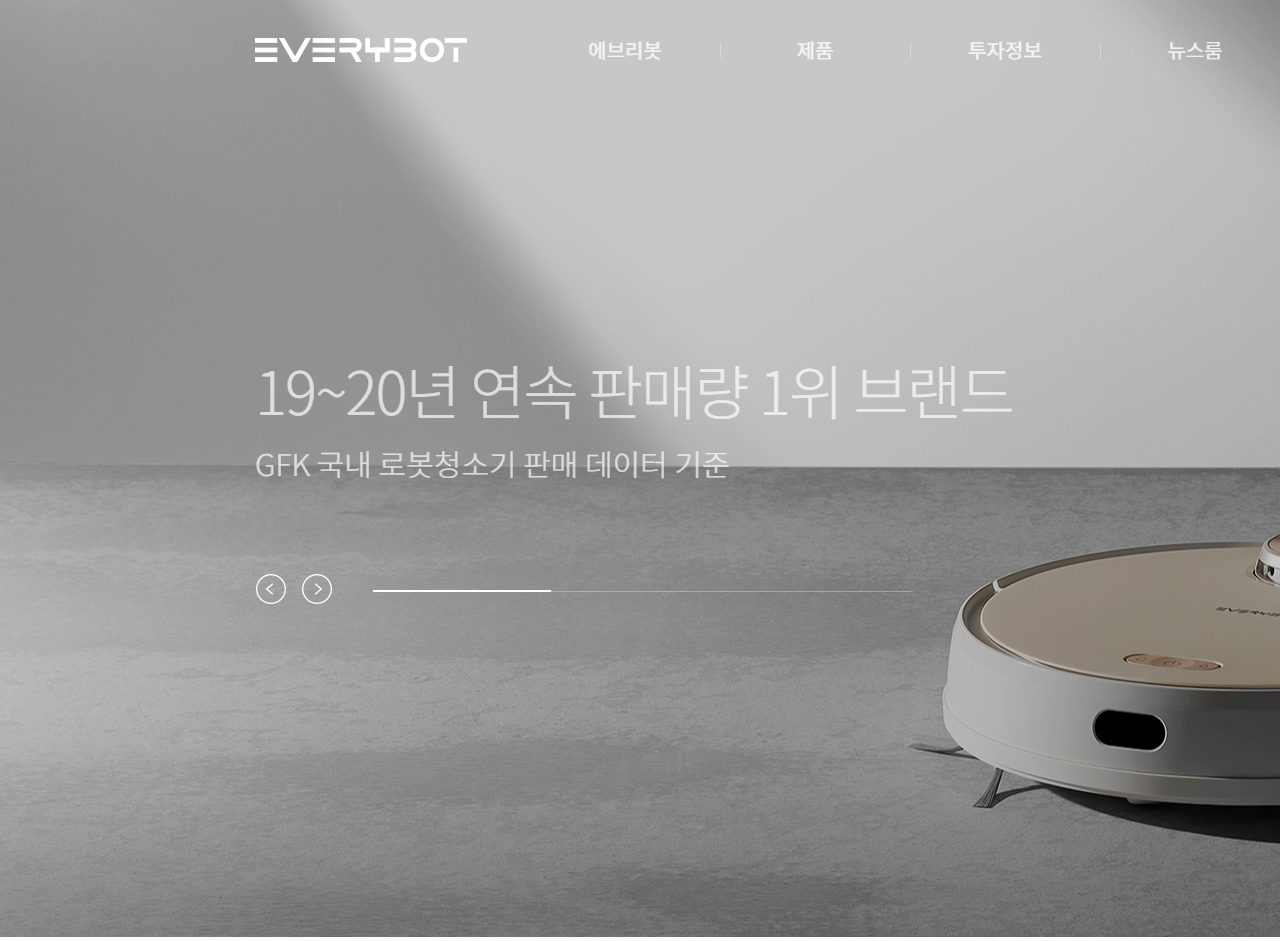
<file: site/everybot/index.html>
<!DOCTYPE html>
<html lang="ko">
<head>
<meta charset="utf-8">
<meta name="viewport" content="width=device-width">
<title>에브리봇 웹사이트 시안</title>
<style>
::-webkit-scrollbar {width: 0px;}
* {margin:0; text-align:center;}
h1 {display:none}
</style>
</head>
<body>
	<section>
		<h1>에브리봇</h1>
		<a href="company.html"><img src="images/index.jpg" alt="에브리봇 시안"></a>
	</section>
</body>
</html>
</file>
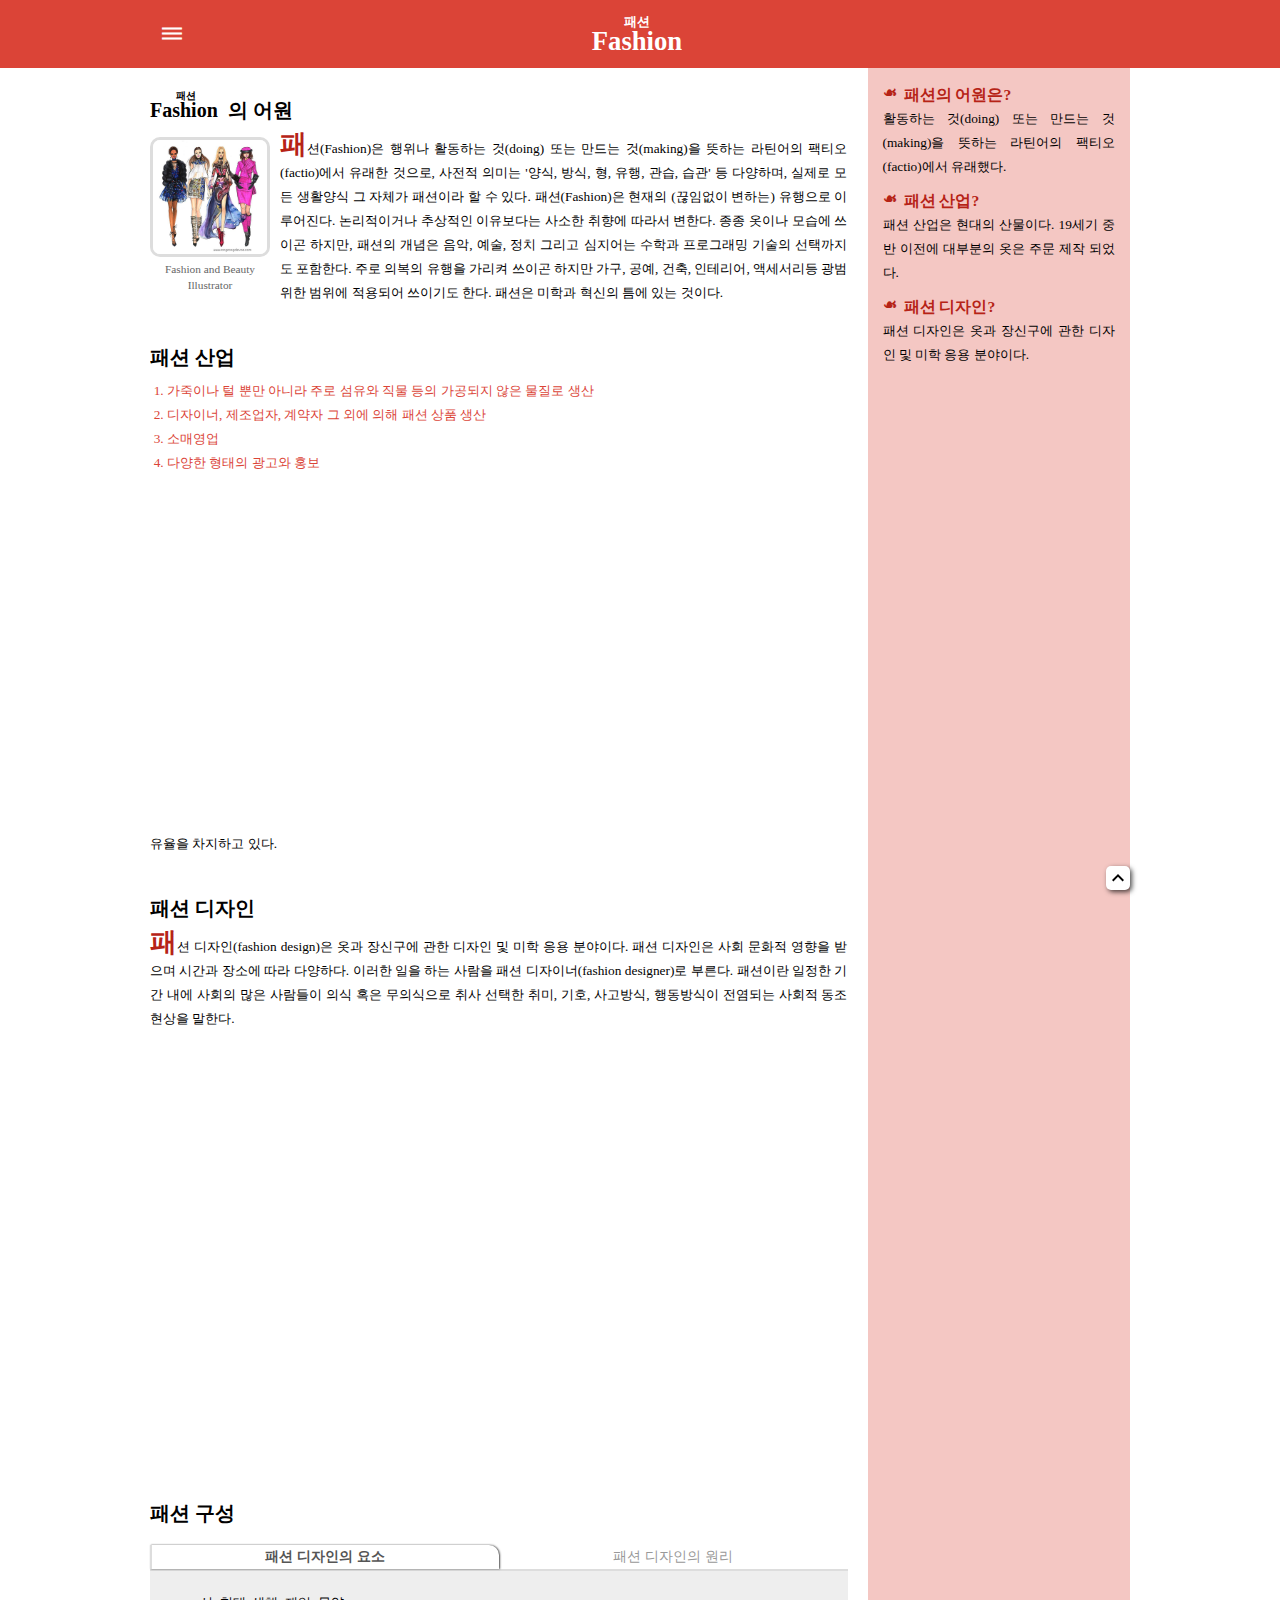
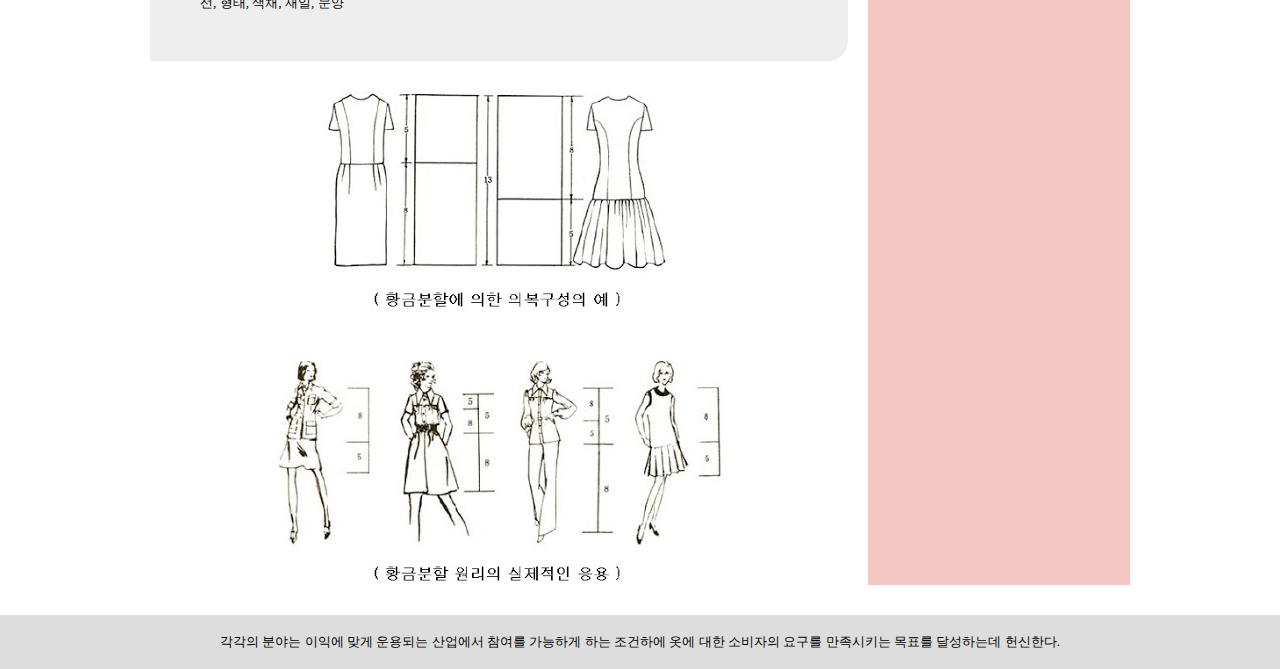
<file: site/fashion/index.html>
<!DOCTYPE html>
<html lang="ko">
<head>
<meta charset="utf-8">
<meta name="viewport" content="width=device-width">
<title>Fashion</title>
<script src="js/jquery-3.4.1.min.js"></script>
<script src="js/fashion.js"></script>
<link href="https://fonts.googleapis.com/icon?family=Material+Icons" rel="stylesheet">
<link rel="stylesheet" href="css/fashion.css">
</head>
<body>
	
	<header id="top">
		<div>
			<button type="button" class="material-icons">dehaze</button>
			<h1>
				<ruby>
					Fashion
					<rt>패션</rt>
				</ruby>
			</h1>
		</div>
	</header>
	<nav>
		<ul>
			<li><a href="#menu1">패션의 어원</a></li>
			<li><a href="#menu2">패션 산업</a></li>
			<li><a href="#menu3">패션 디자인</a></li>
			<li><a href="#menu4">패션의 구성</a></li>
		</ul>
	</nav>
	<div id="mainSec">	
		<main>
			<section id="menu1">
				<h2>
					<ruby>
						Fashion
						<rt>패션</rt>
					</ruby>
					의 어원
				</h2>
				<div>
					<figure>
						<img src="images/fashion3.jpg" alt="패션">
						<figcaption>Fashion and Beauty Illustrator</figcaption>
					</figure>
					<p>
						패션(Fashion)은 행위나 활동하는 것(doing) 또는 만드는 것(making)을 뜻하는 라틴어의 팩티오(factio)에서 유래한 것으로, 사전적 의미는 '양식, 방식, 형, 유행, 관습, 습관' 등 다양하며, 실제로 모든 생활양식 그 자체가 패션이라 할 수 있다. 패션(Fashion)은 현재의 (끊임없이 변하는) 유행으로 이루어진다. 논리적이거나 추상적인 이유보다는 사소한 취향에 따라서 변한다. 종종 옷이나 모습에 쓰이곤 하지만, 패션의 개념은 음악, 예술, 정치 그리고 심지어는 수학과 프로그래밍 기술의 선택까지도 포함한다. 주로 의복의 유행을 가리켜 쓰이곤 하지만 가구, 공예, 건축, 인테리어, 액세서리등 광범위한 범위에 적용되어 쓰이기도 한다. 패션은 미학과 혁신의 틈에 있는 것이다.
					</p>					
				</div>
			</section>
			<section id="menu2">
				<h2>패션 산업</h2>
				<ol>
					<li>가죽이나 털 뿐만 아니라 주로 섬유와 직물 등의 가공되지 않은 물질로 생산</li>
					<li>디자이너, 제조업자, 계약자 그 외에 의해 패션 상품 생산</li>
					<li>소매영업</li>
					<li>다양한 형태의 광고와 홍보</li>
				</ol>
				<div id="whitePaper"></div>
				<p>
					이 단계들은 많이 세분화 되어있지만 상호의존적이다. 이 분야들은 직물 디자인과 생산, 패션 디자인과 생산, 패션 소매업, 마케팅과 상업, 패션쇼, 그리고 매체와 마케팅으로 나뉜다. 각각의 분야는 이익에 맞게 운용되는 산업에서 참여를 가능하게 하는 조건하에 옷에 대한 소비자의 요구를 만족시키는 목표를 달성하는데 헌신한다.
				</p>
				<p>
					패션 산업은 현대의 산물이다. 19세기 중반 이전에 대부분의 옷은 주문 제작 되었다. 즉, 옷은 개인에 의해 또는 재봉사와 재단사로부터 주문에 의해 수작업 되었다. 20세기가 시작하면서 재봉틀과 같이 새로운 기술의 발달과 함께 전 세계적 자본주의와 공장제도가 발달하면서 백화점 아울렛이 급증하였고 옷은 점점 더 표준치에서 대량생산되고 고정된 가격에서 팔리기 시작했다. 패션산업은 유럽과 미국에서 처음으로 발전되었음에도 불구하고 2015년 현재에 국제적이고 매우 세계화된 산업이 되었다. 한나라에서 디자인되어 다른 나라에서 제조되고 또 전 세계로 팔렸다.
				</p>
				<p>
					예를 들어 미국의 한 패션 회사는 중국에서 천은 얻어 베트남에서 제조된 옷을 가지고 이탈리아에 팔았고 이 옷들은 국제적인 소매 판매점에 분배하기 위해 다시 미국의 창고로 옮겨졌다. 패션산업은 오랫동안 미국의 가장 거대한 고용주들 중 하나가 되어왔고 21세기 또한 그럴 것이다. 하지만 미국의 고용은 생산이 점점 해외로 특히 중국으로 옮겨짐에 따라 상당하게 감소하였다. 패션산업의 자료는 전형적으로 국제적 경제에 의해 보고되고 산업의 많은 세분화된 분야에 관해 표현되기 때문에 직물과 옷의 세계적인 생산에 관한 총계수치는 얻기 어렵다. 하지만 틀림없이 의류 산업은 세계 경제 산출에 상당한 점유율을 차지하고 있다.
				</p>
			</section>
			<section id="menu3">
				<h2>패션 디자인</h2>
				<p>
					패션 디자인(fashion design)은 옷과 장신구에 관한 디자인 및 미학 응용 분야이다. 패션 디자인은 사회 문화적 영향을 받으며 시간과 장소에 따라 다양하다. 이러한 일을 하는 사람을 패션 디자이너(fashion designer)로 부른다. 패션이란 일정한 기간 내에 사회의 많은 사람들이 의식 혹은 무의식으로 취사 선택한 취미, 기호, 사고방식, 행동방식이 전염되는 사회적 동조 현상을 말한다.
				</p>
				<figure>
					<img src="images/fashion1.jpg" alt="디자인 스케치">
					<figcaption>패션 스케치 디자인을 하고 있는 장면</figcaption>
				</figure>
			</section>
			<section id="menu4">
				<h2>패션 구성</h2>
				<div>
					<h3><button type="button" class="active">패션 디자인의 요소</button></h3>
					<h3><button type="button">패션 디자인의 원리</button></h3>
				</div>				
				<p class="content active">선, 형태, 색채, 재일, 문양</p>				
				<ul class="content hide">
					<li>질서의 원리 : 균형, 비례, 통일, 조화</li>
					<li>흥미의 원리 : 리듬, 대비, 강조</li>
				</ul>
				<img src="images/fashion4.jpg" alt="패션 디자인 황금분할">
			</section>
		</main>
		<section>
			<h3>패션의 어원은?</h3>
			<p>활동하는 것(doing) 또는 만드는 것(making)을 뜻하는 라틴어의 팩티오(factio)에서 유래했다.</p>
			<h3>패션 산업?</h3>
			<p>패션 산업은 현대의 산물이다. 19세기 중반 이전에 대부분의 옷은 주문 제작 되었다.</p>
			<h3>패션 디자인?</h3>
			<p>패션 디자인은 옷과 장신구에 관한 디자인 및 미학 응용 분야이다.</p>			
		</section>
	</div>
	<footer>
		각각의 분야는 이익에 맞게 운용되는 산업에서 참여를 가능하게 하는 조건하에 옷에 대한 소비자의 요구를 만족시키는 목표를 달성하는데 헌신한다.
	</footer>	
	<a id="topIcon" href="#top" class="material-icons">keyboard_arrow_up</a>

</body>
</html>
</file>
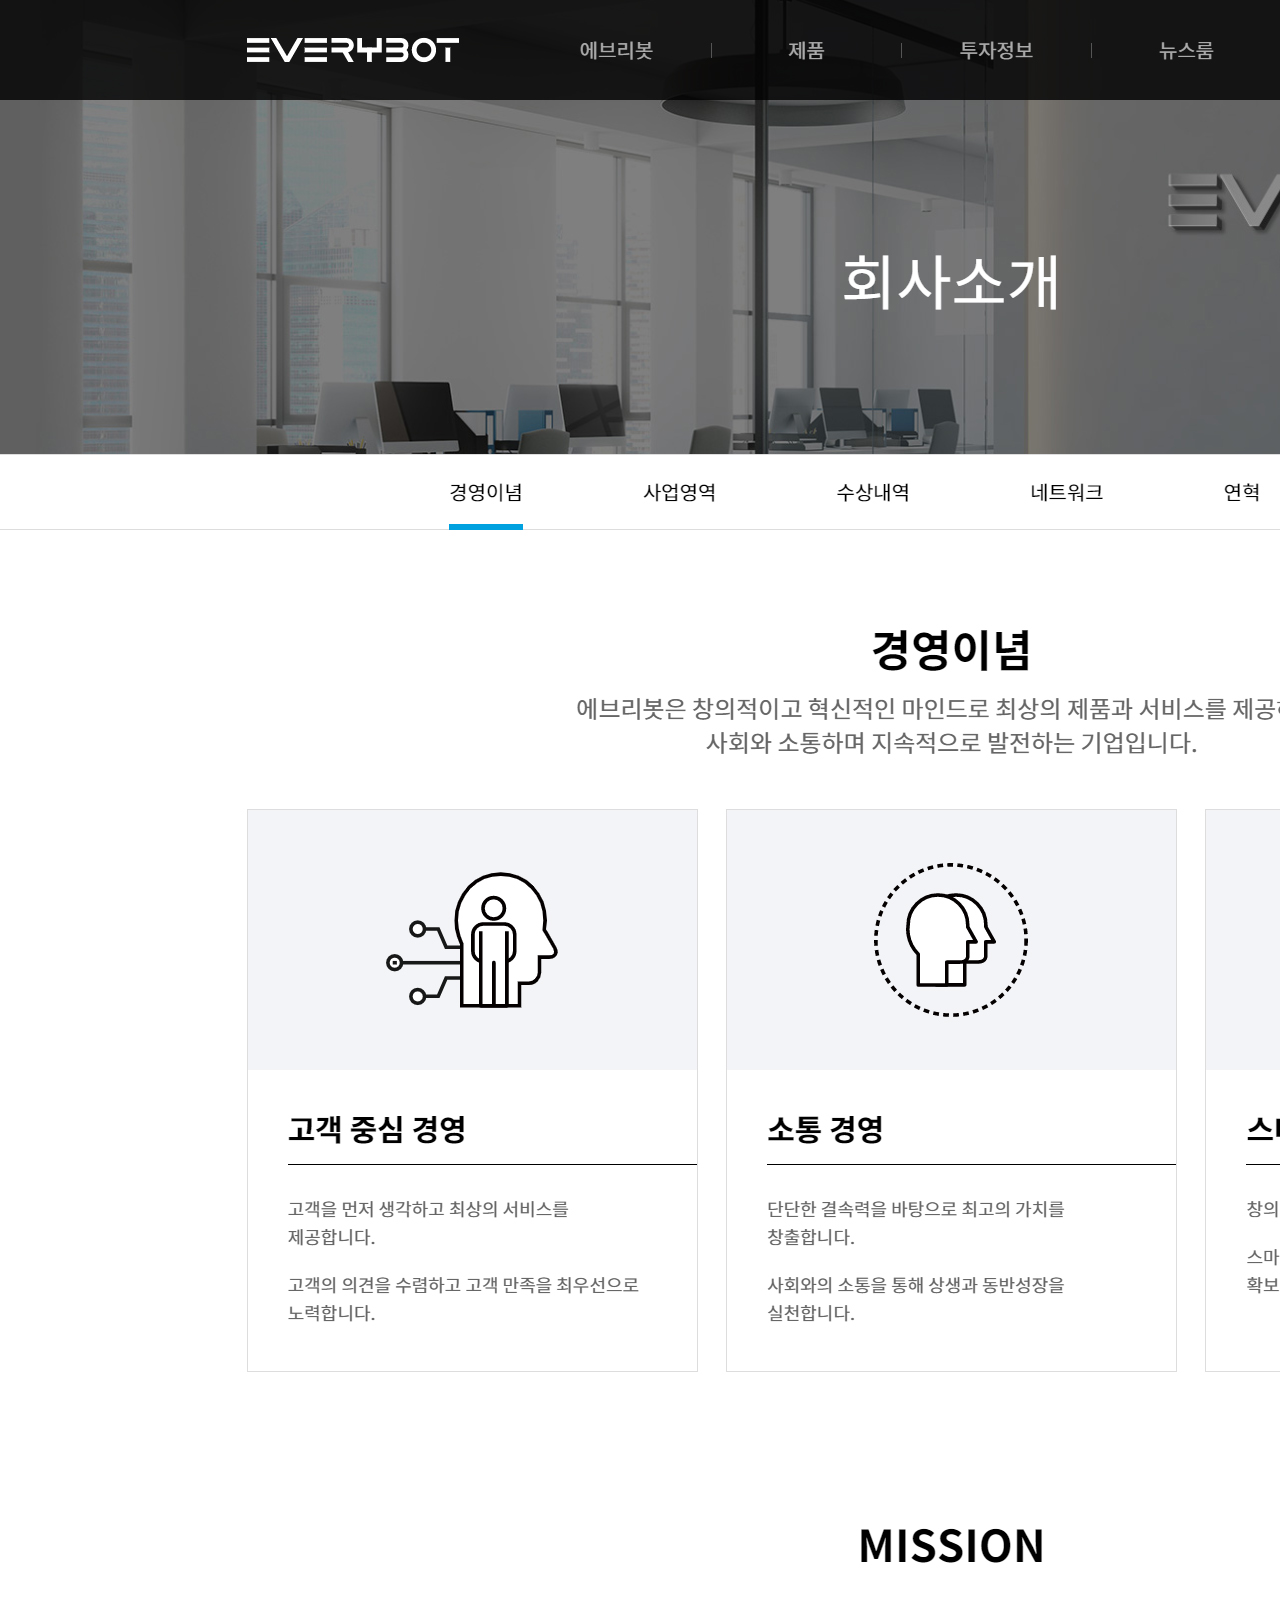
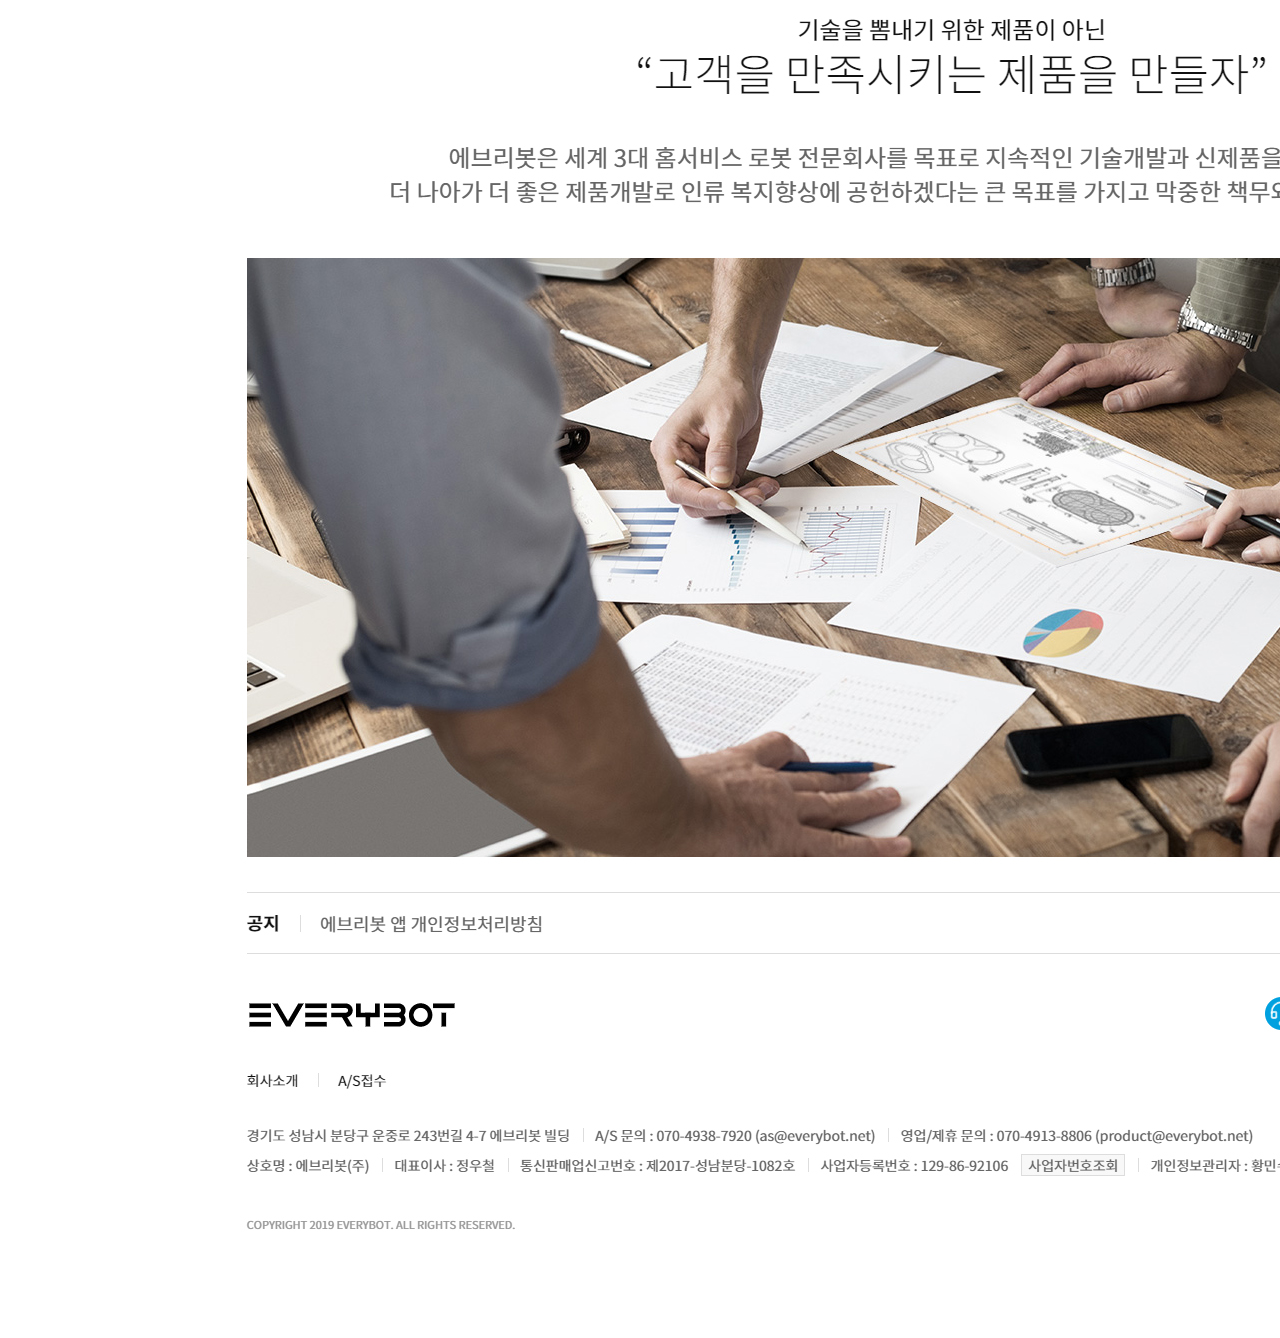
<file: site/everybot/company.html>
<!DOCTYPE html>
<html lang="ko">
<head>
<meta charset="utf-8">
<meta name="viewport" content="width=device-width">
<title>에브리봇 웹사이트 시안</title>
<style>
::-webkit-scrollbar {width: 0px;}
* {margin:0; text-align:center;}
h1 {display:none}
</style>
</head>
<body>
	<section>
		<h1>에브리봇</h1>
		<a href="product.html"><img src="images/company.jpg" alt="에브리봇 시안"></a>
	</section>
</body>
</html>
</file>
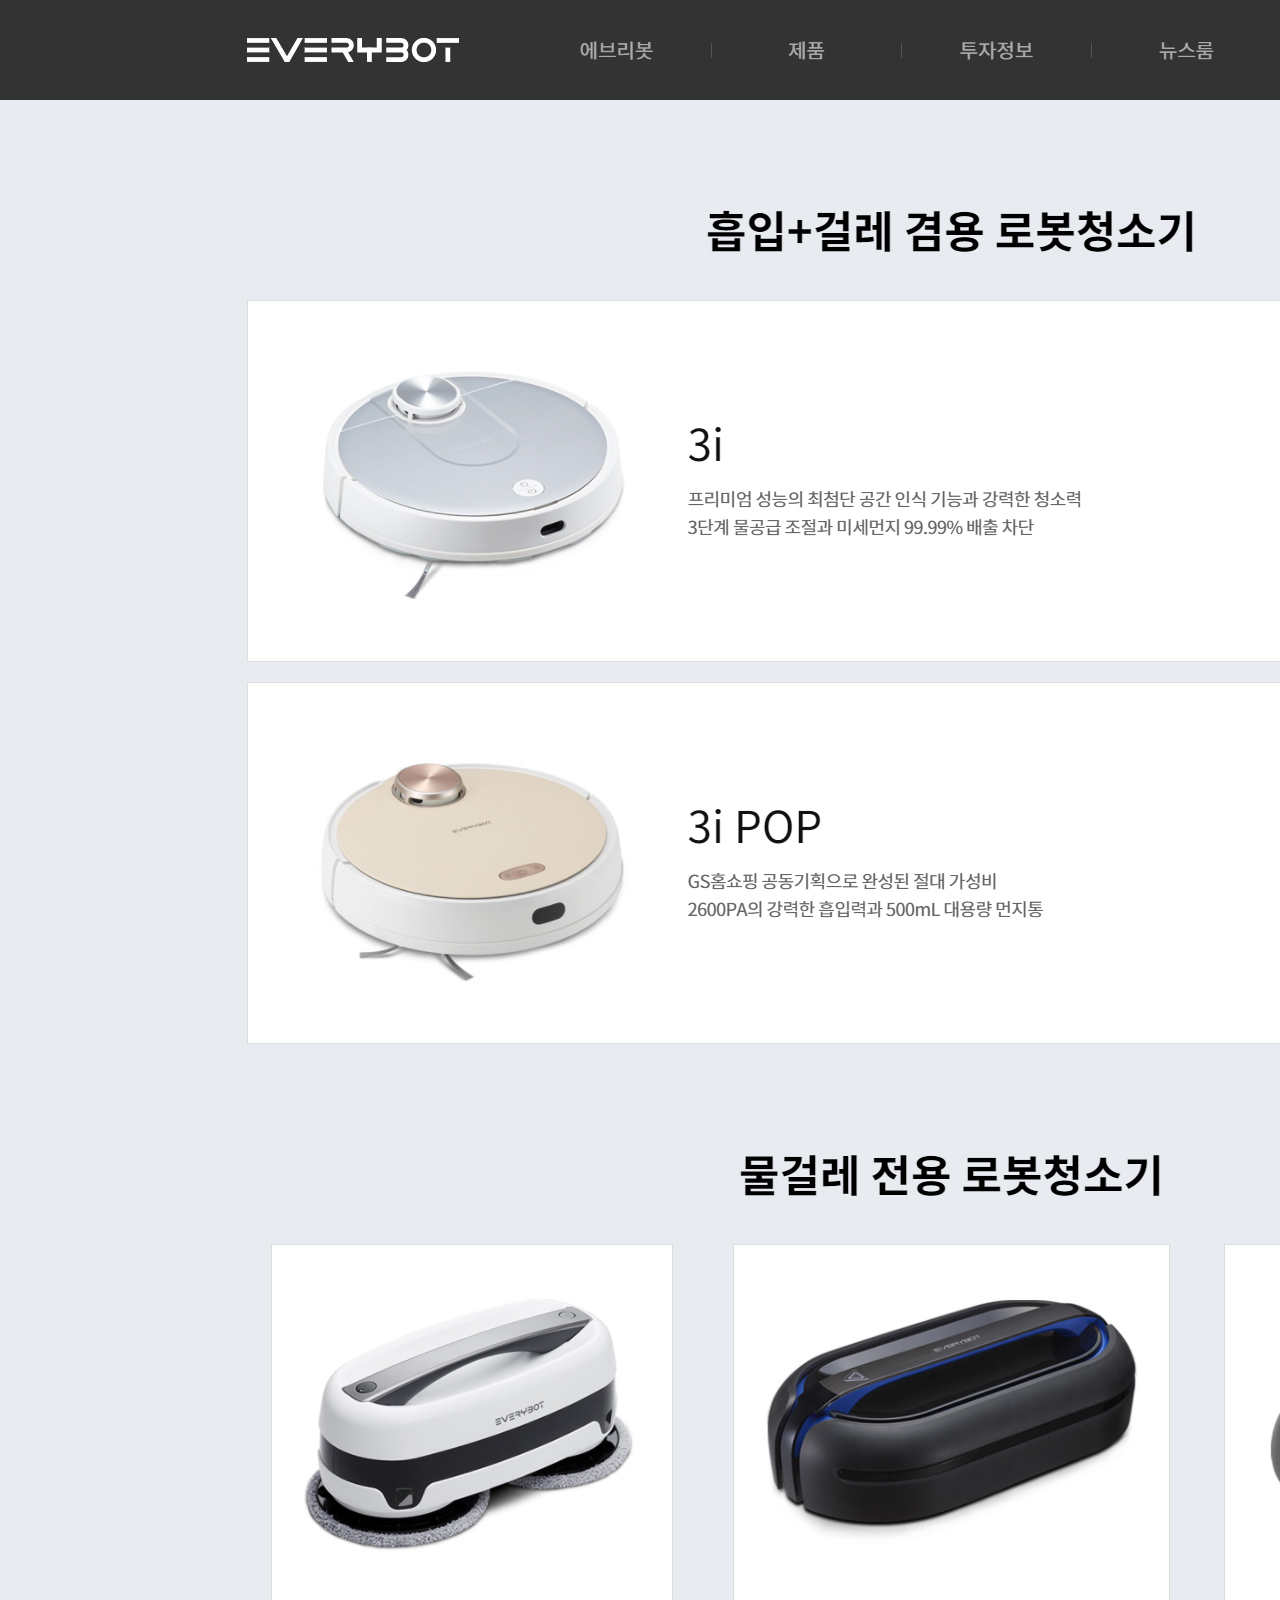
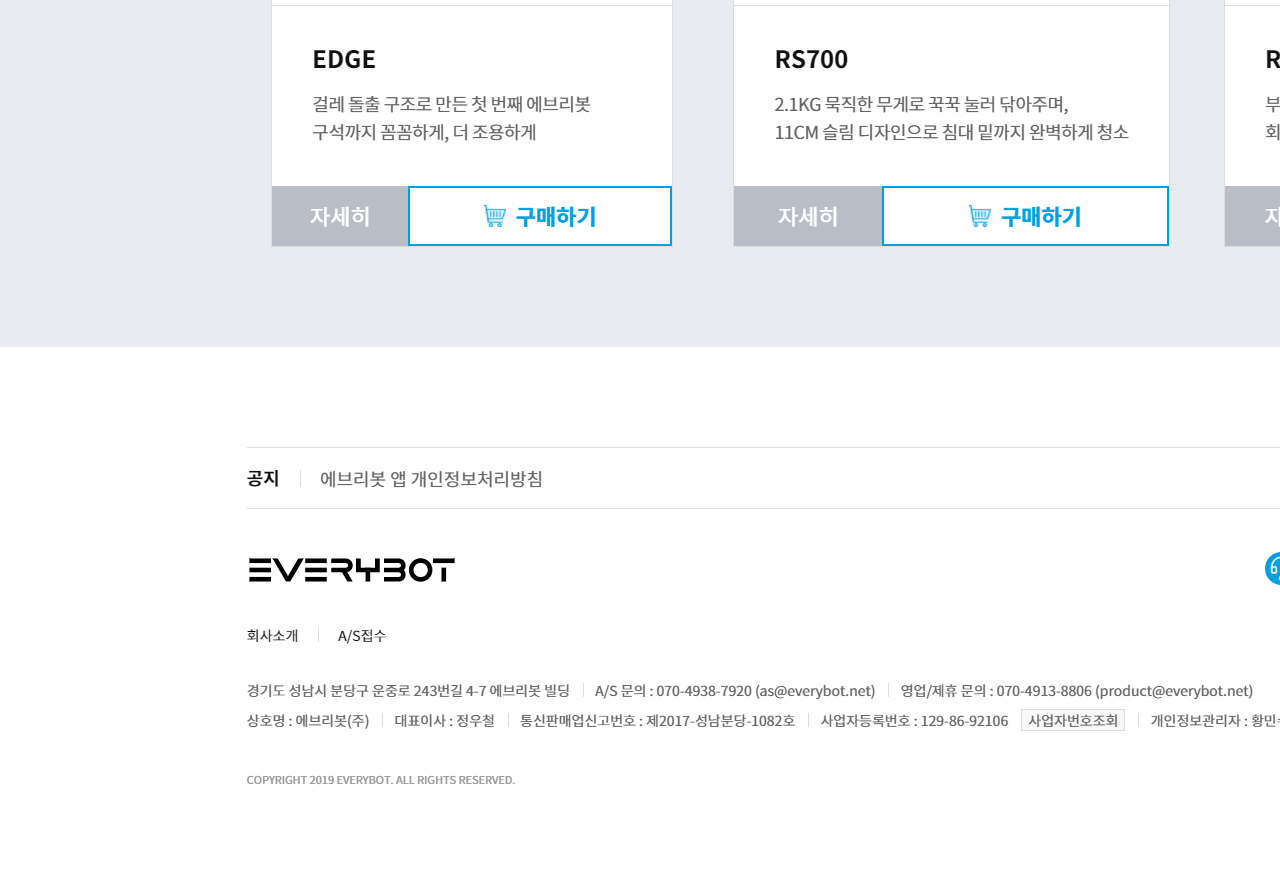
<file: site/everybot/product.html>
<!DOCTYPE html>
<html lang="ko">
<head>
<meta charset="utf-8">
<meta name="viewport" content="width=device-width">
<title>에브리봇 웹사이트 시안</title>
<style>
::-webkit-scrollbar {width: 0px;}
* {margin:0; text-align:center;}
h1 {display:none}
</style>
</head>
<body>
	<section>
		<h1>에브리봇</h1>
		<a href="index.html"><img src="images/product.jpg" alt="에브리봇 시안"></a>
	</section>
</body>
</html>
</file>
<file: site/fashion/css/fashion.css>
@charset "utf-8";
/*공통*/
::-webkit-scrollbar {width: 0px;}
* {margin:0; padding:0; box-sizing:border-box;}
html,body {font:10pt/180% "나눔고딕";}
a  		{text-decoration:none; color:black;}
img 	{max-width:100%; display:block;}

/*상단*/
header 		{background:#db4437;}
header>div 	{max-width:1000px; margin:auto; display:flex; align-items:center; color:white; padding:15px;}
header button {background:transparent; color:white; border:none; padding:0 5px;}
header button:focus 	{outline:1px solid brown;}
header h1 	{border:0px solid yellow; flex:1; text-align:center; margin-right:40px;}

/*메뉴*/
nav 		{position:absolute; width:100%; background:rgba(255,255,255, 0.9); height:80vh; box-shadow:0 3px 5px black; display:none;}
nav>ul 		{max-width:1000px; margin:auto; list-style:inside url("../images/icon1.png"); padding:20px; line-height:400%;}
nav a 		{transition:0.3s; padding:5px;}
nav a:hover {padding-left:30px;}

/*(메인+부가정보)*/
#mainSec 	{max-width:1000px; margin:auto; padding:0px 10px 30px 10px; overflow:hidden;}
#mainSec h2 {padding:30px 0  10px 0;}
#mainSec p 	{text-align:justify; margin-bottom:10px;}

/*메인*/
main>section:not(#menu4) p::first-letter {font-size:2rem; font-weight:bold; color:#b62316;}

#menu1>div 		{overflow:auto;}
#menu1 figure 	{width:120px; float:left; margin:5px 10px 0 0 ;}
#menu1 figure>img {border:3px solid #ddd; border-radius:10px; transition:0.3s;}
#menu1 figure>img:hover {transform:rotate(-10deg); filter:blur(3px);}
#menu1 figcaption {line-height:140%; font-size:0.85rem; color:#666; text-align:center; margin-top:5px;}



#menu2>ol 		{margin-left:17px; color:#db4437; margin-bottom:10px;}
#menu3 figure 	{overflow:hidden;}
#menu3 img 	{margin:auto; transition:0.3s;}
#menu3 img:hover {filter:sepia(100%); transform:scale(1.2);}
#menu3 figcaption {text-align:center; font-size:0.85rem; color:#666; margin-top:10px;}

#menu4>div 	{display:flex; border-bottom:2px solid #ddd; margin-top:10px;}
#menu4>div>h3 {flex:1;}
#menu4>div>h3>button {background:transparent; border:none; display:block; width:100%; color:#999; font-size:1.05rem; padding:3px 0; text-align:center;}
#menu4>div>h3>button.active {box-shadow:1px 0px 2px rgba(0,0,0,0.7); border-top-right-radius:10px; color:#555; font-weight:bold; border-left:2px solid #ddd;}
#menu4>div>h3>button:focus {outline:1px solid #ddd;}
#menu4>.content 	{height:90px; margin-bottom:30px; padding:20px 0 0 50px;}
#menu4>.content.active 	{background:#eee; border-bottom-right-radius:20px;}
#menu4>.content.hide 	{display:none;}
#menu4 li {margin-left:20px;}
#menu4>img {margin-bottom:20px; margin:auto;}
#menu4>img:hover {animation: repeat 0.1s infinite alternate linear;}
@keyframes repeat {
	from 	{transform:translateX(-3px);}
	to 		{transform:translateX(3px);}
}

/*부가정보*/
main+section {background:rgba(219,68,55, 0.3); padding:15px;}
main+section>h3 		{color:#b62316;}
main+section>h3::before {content:" \2619"; color:#b62316; margin-right:7px; display:inline-block; transform:translateY(-2px);}

/*하단*/
footer 	{background:#ddd; text-align:center; padding:15px;}

/*위를 향하는 아이콘*/
a#topIcon {position:fixed; background:white; box-shadow:2px 2px 5px rgba(0,0,0, 0.7); bottom:10px;  border-radius:5px; right:10px;}



/*큰기계장치(가로넓이 1024픽셀 이상)*/
@media(min-width: 1024px){
	#mainSec  			{display:flex;}
	#mainSec>main 		{flex:3; padding-right:20px;}
	#mainSec>section	{flex:1; animation:fromRight 1s 0.5s both;}
	#menu2 				{position:relative; overflow:hidden;}
	#whitePaper 		{position:absolute; width:100%; background:white; height:350px;}
	#menu3>figure		{transform:translateY(100px); opacity:0;}
	#menu3>figure.show	{animation: up 1s both;}
	@keyframes up 		{
		from 	{transform:translateY(100px); opacity:0;}
		to 		{transform:translateY(0); opacity:1;}
	}
	
	
	@keyframes fromRight{
		from 	{transform:translateX(100px); opacity:0;}
		to 		{transform:translateX(0); opacity:1;}
	}
	a#topIcon {right:calc(((100% - 1000px) / 2) + 10px );}
}
</file>
